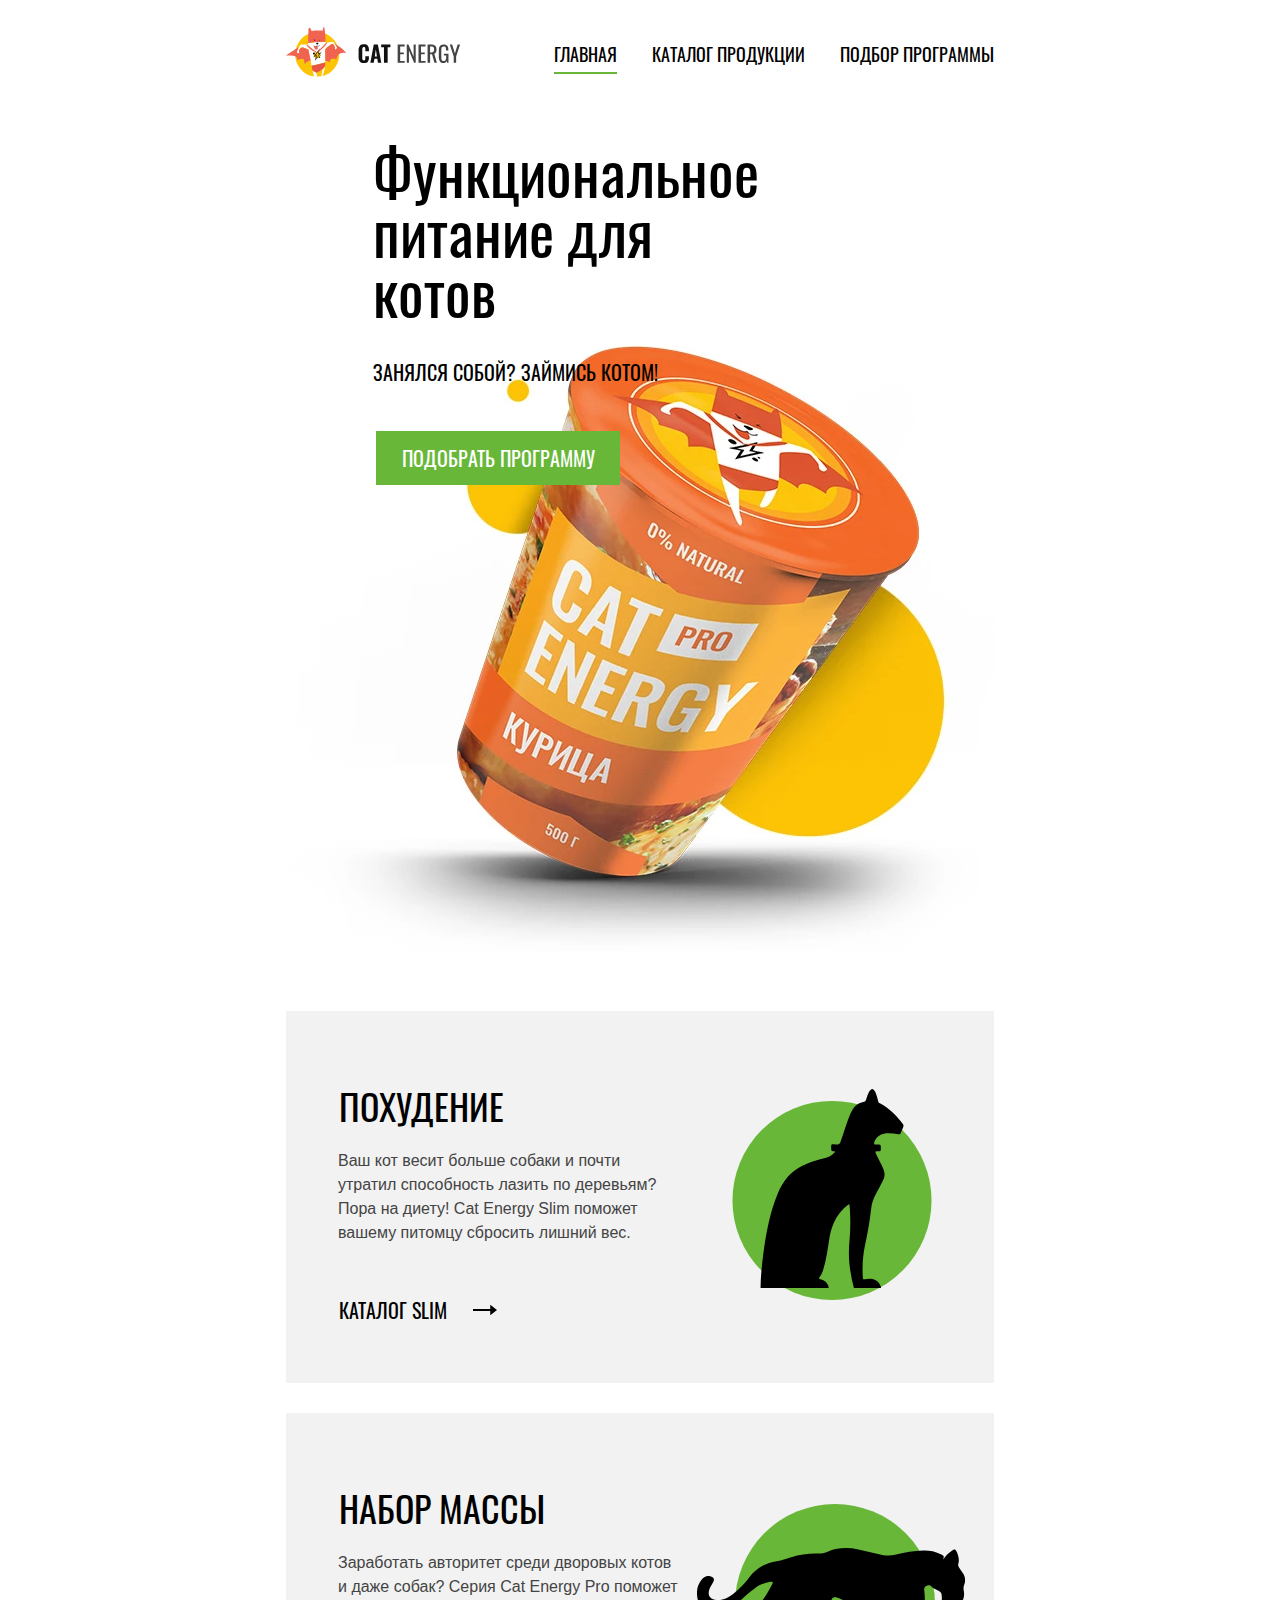
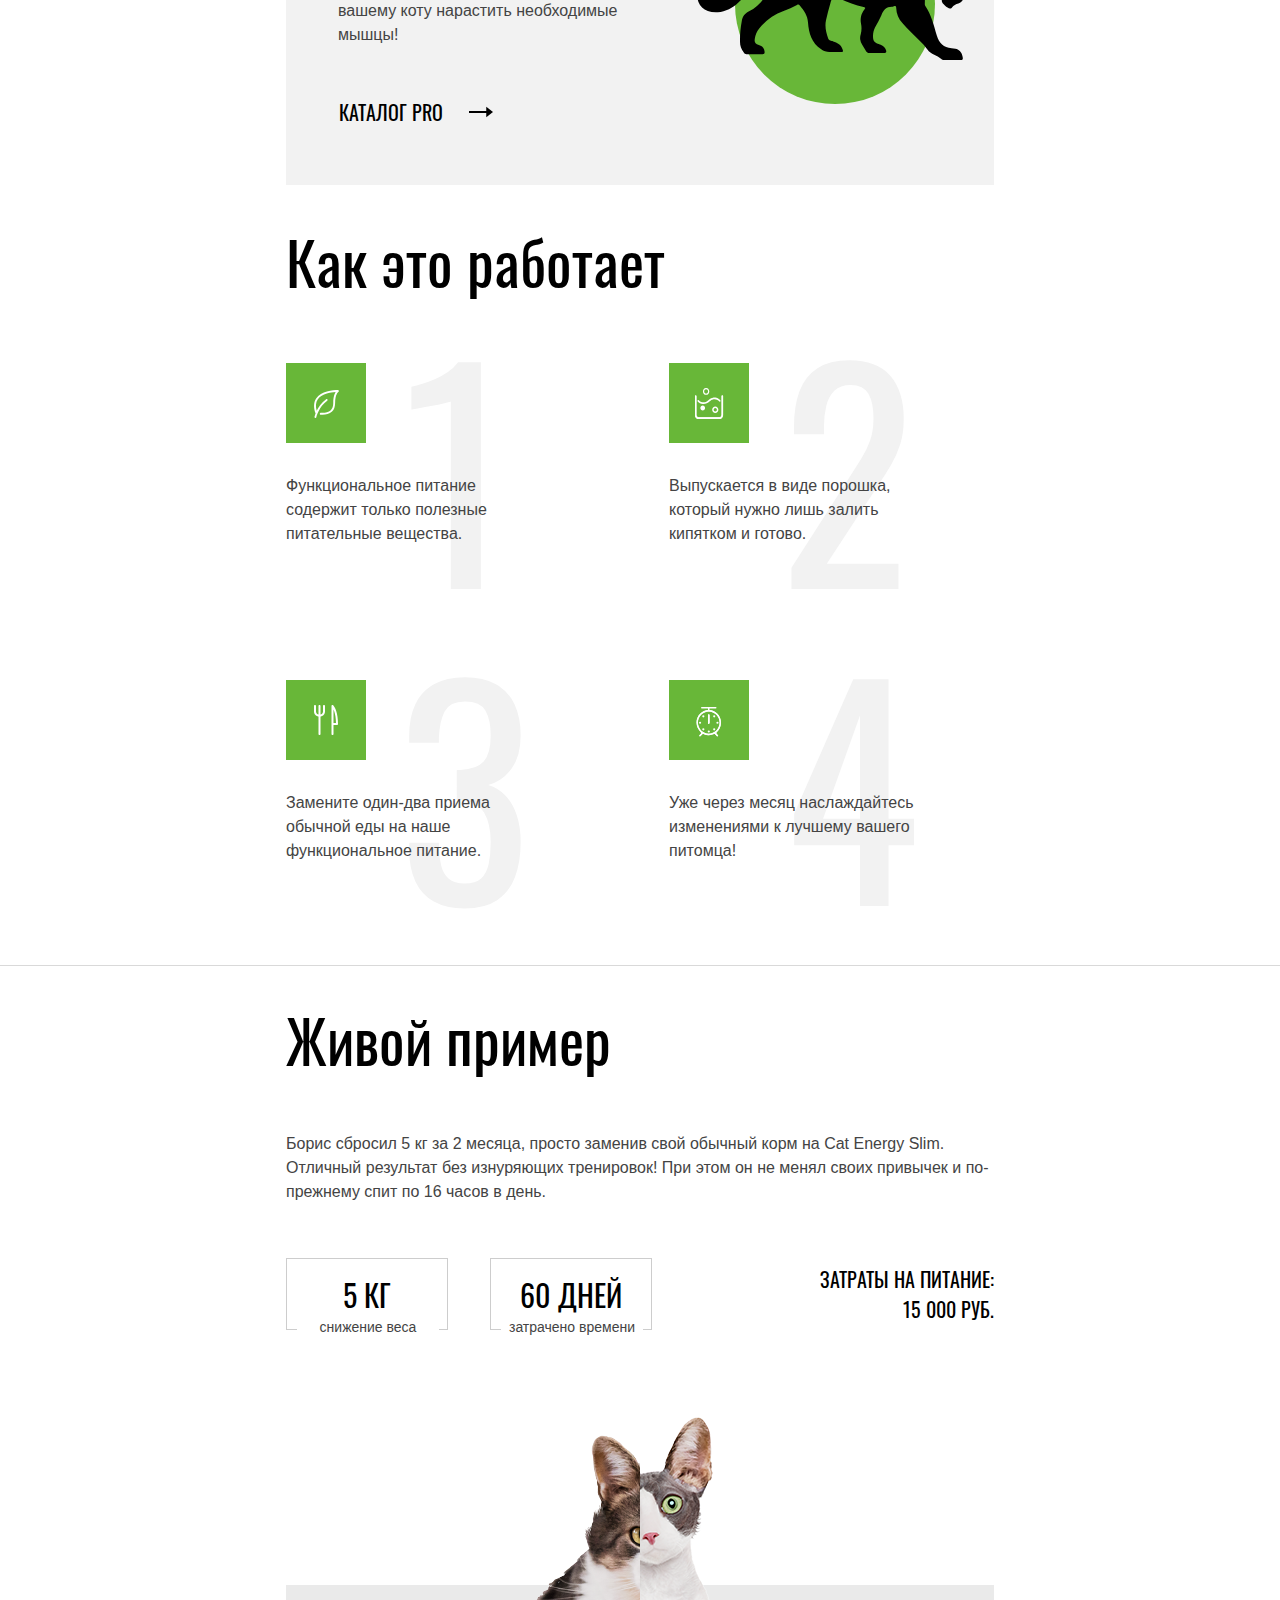
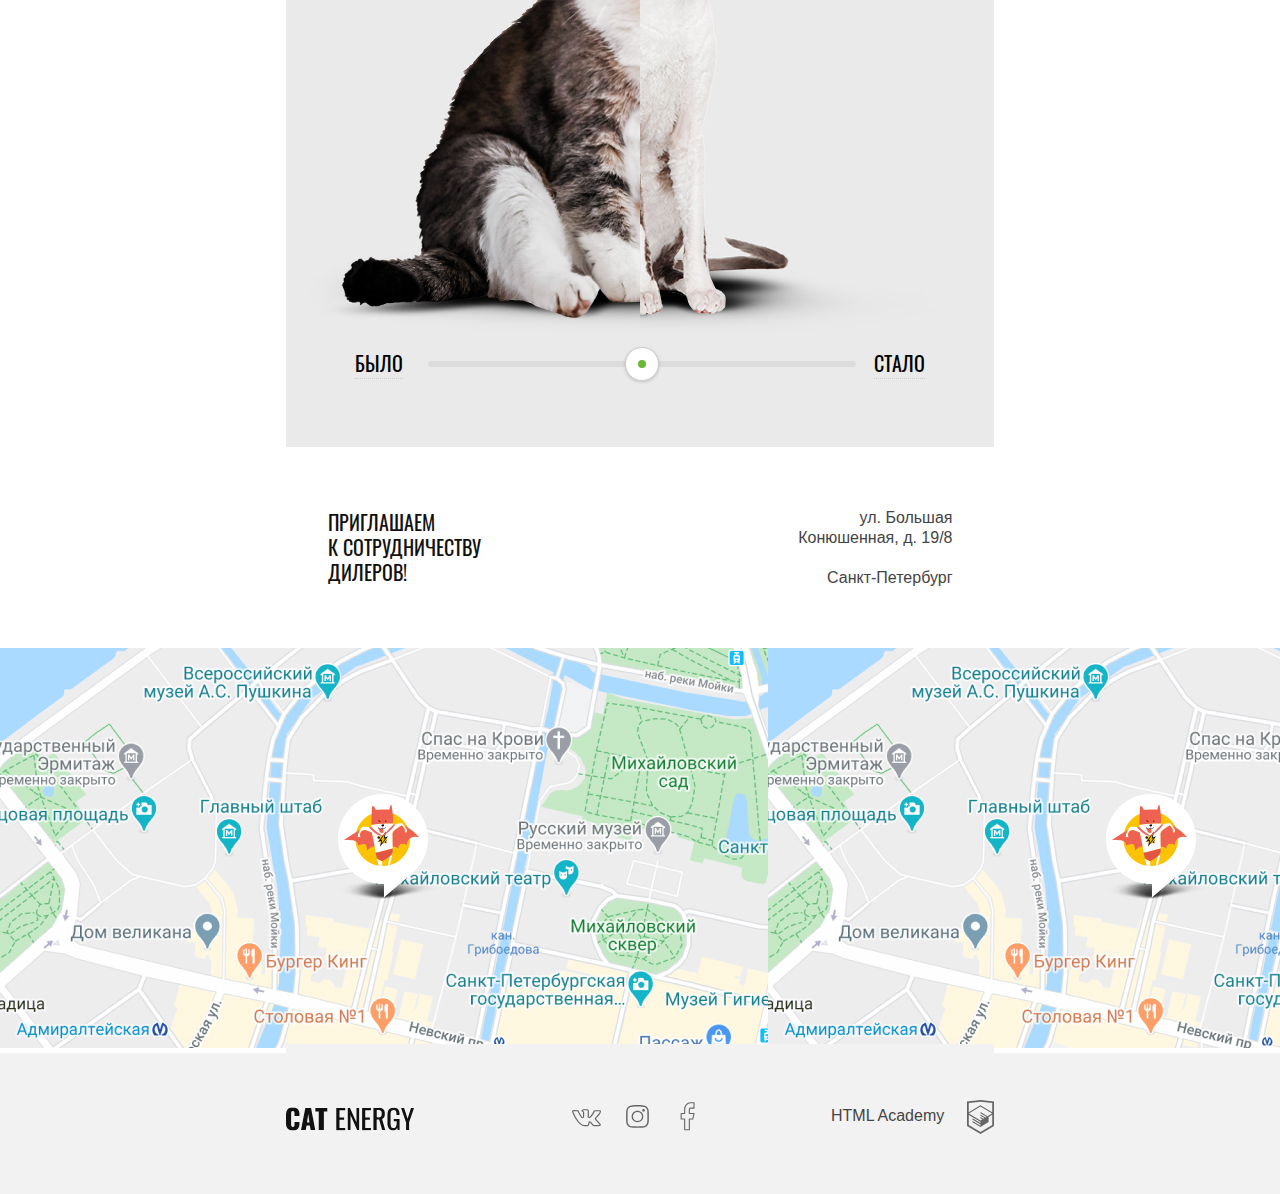
<file: index.html>
<!DOCTYPE html><html lang="ru"><head><meta charset="utf-8"><meta name="viewport" content="width=device-width,initial-scale=1"><title>HTML Academy: Кэт энерджи</title><link href="css/style.min.css" rel="stylesheet"><link rel="icon" href="favicon.ico"><link rel="icon" href="favicon/icon.svg" type="image/svg+xml"><link rel="manifest" href="manifest.webmanifest"><link rel="preload" href="fonts/oswaldregular.woff2" as="font"></head><body class="page-body"><header class="page-header"><div class="page-header__wrapper-mini"><a class="page-header__logo" href="index.html"><img class="page-header__logo-image" src="img/logo.svg" width="33" height="37" alt="Логотип с котом"> <img class="page-header__logo-brand-image" src="img/logo-brand.svg" width="101" height="18" alt="Cat Energy"> </a><a class="page-header__logo-big" href="index.html"><picture><source media="(min-width: 1440px)" srcset="img/logo-desktop.svg"><img class="page-header__logo-image-big" src="img/logo-tablet.svg" alt="Логотип с котом"></picture></a><button class="page-header__nav-toggle page-header__nav-toggle--nojs" type="button"><span class="visually-hidden">Открыть меню</span></button><nav class="main-nav"><ul class="main-nav__list"><li class="main-nav__list-item main-nav__list-item--active-index"><a class="main-nav__list-item-link main-nav__list-item-link--index" href="index.html">Главная</a></li><li class="main-nav__list-item"><a class="main-nav__list-item-link main-nav__list-item-link--index" href="catalog.html">Каталог продукции</a></li><li class="main-nav__list-item"><a class="main-nav__list-item-link main-nav__list-item-link--index" href="form.html">Подбор программы</a></li></ul></nav></div></header><main class="page-main"><section class="promo"><div class="promo__wrapper"><h1 class="promo__slogan">Функциональное питание для котов</h1><p class="promo__intro">Занялся собой? Займись котом!</p><picture><source type="image/webp" media="(min-width: 1440px)" srcset="img/product-image-desktop.webp, img/product-image-desktop@2x.webp 2x"><source type="image/webp" media="(min-width: 768px)" srcset="img/product-image-tablet.webp, img/product-image-tablet@2x.webp 2x"><source type="image/webp" srcset="img/product-image.webp 1x,product-image@2x.webp 2x"><source media="(min-width: 1440px)" srcset="img/product-image-desktop.png, img/product-image-desktop@2x.png 2x"><source media="(min-width: 768px)" srcset="img/product-image-tablet.png, img/product-image-tablet@2x.png 2x"><img class="promo__product-image" src="img/product-image.png" srcset="img/product-image@2x.png 2x" alt="Емкость с продуктом"></picture><a class="promo__program-link" href="form.html">Подобрать программу</a></div></section><section class="advantages"><h2 class="visually-hidden">Наши преимущества</h2><div class="advantages__block"><img class="advantages__image-thick" src="img/cat-thick.svg" width="50" height="53" alt="Стройный кот"><h3 class="advantages__title">Похудение</h3><p class="advantages__description">Ваш кот весит больше собаки и почти утратил способность лазить по деревьям? Пора на диету! Cat Energy Slim поможет вашему питомцу сбросить лишний вес.</p><a class="advantages__link" href="#">Каталог Slim <img class="advantages__link-image" src="img/arrow-right.svg" width="24" height="12" alt="Стрелка на ссылку"> <img class="advantages__link-image-hover" src="img/arrow-right-hover.svg" width="32" height="12" alt="Стрелка на ссылку"></a></div><div class="advantages__block"><img class="advantages__image-mass" src="img/cat-mass.svg" width="67" height="50" alt="Мускулистый кот"><h3 class="advantages__title">Набор массы</h3><p class="advantages__description">Заработать авторитет среди дворовых котов и даже собак? Серия Cat Energy Pro поможет вашему коту нарастить необходимые мышцы!</p><a class="advantages__link" href="#">Каталог Pro <img class="advantages__link-image" src="img/arrow-right.svg" width="24" height="12" alt="Стрелка на ссылку"> <img class="advantages__link-image-hover" src="img/arrow-right-hover.svg" width="32" height="12" alt="Стрелка на ссылку"></a></div></section><section class="recipe"><h3 class="recipe__title">Как это работает</h3><ul class="recipe__list"><li class="recipe__item"><div class="recipe__item-image"></div><p class="recipe__description">Функциональное питание содержит только полезные питательные вещества.</p></li><li class="recipe__item"><div class="recipe__item-image"></div><p class="recipe__description">Выпускается в виде порошка, который нужно лишь залить кипятком и готово.</p></li><li class="recipe__item"><div class="recipe__item-image"></div><p class="recipe__description">Замените один-два приема обычной еды на наше функциональное питание.</p></li><li class="recipe__item"><div class="recipe__item-image"></div><p class="recipe__description">Уже через месяц наслаждайтесь изменениями к лучшему вашего питомца!</p></li></ul></section><section class="result"><div class="result__wrapper-mini"><h2 class="visually-hidden">Результат</h2><h3 class="result__title">Живой пример</h3><div class="result__wrapper-desktop"><p class="result__description">Борис сбросил 5 кг за 2 месяца, просто заменив свой обычный корм на Cat Energy Slim. Отличный результат без изнуряющих тренировок! При этом он не менял своих привычек и по-прежнему спит по 16 часов в день.</p><div class="result__block-container"><div class="result__block"><p class="result__block-item">5 кг</p><p class="result__block-item-description">снижение веса</p></div><div class="result__block"><p class="result__block-item">60 дней</p><p class="result__block-item-description">затрачено времени</p></div><p class="result__price">Затраты на питание: <span class="result__block-hidden-space"></span>15 000 руб.</p></div><div class="result__slider"><picture class="result__slider-beforeafter"><source media="(min-width: 1440px)" srcset="img/slider-cat-desktop.png, img/slider-cat-desktop@2x.png 2x"><img src="img/slider-cat-tablet.png" srcset="img/slider-cat-tablet@2x.png 2x" alt="Кот до и после"></picture><div class="result__slider-before"><img class="result__slider-image" src="img/slider-before.png" srcset="img/slider-before@2x.png 2x" alt="Полный кот"></div><div class="result__slider-after visually-hidden"><img class="result__slider-image" src="img/slider-after.png" srcset="img/slider-after@2x.png 2x" alt="Стройный кот"></div><div class="result__slider-toggle-container"><p class="result__slider-text">Было</p><div class="result__slider-control"><svg class="result__slider-control-image" tabindex="0" aria-label="Кнопка слайдера"><use xlink:href="img/sprite.svg#slider-control"></use></svg></div><div class="result__slider-control-mini"><img src="img/slider-mini.svg" alt="Слайдер"></div><p class="result__slider-text">Стало</p></div></div></div></div></section></main><footer class="page-footer"><h2 class="visually-hidden">Контакты</h2><div class="page-footer__contacts-container"><h3 class="page-footer__contacts-title-main page-footer__contacts-title-main--height">Приглашаем<br>к сотрудничеству<br>дилеров!</h3><p class="page-footer__contacts-text page-footer__contacts-text--height">ул. Большая<br>Конюшенная, д. 19/8<br><br class="page-footer__contacts-text-hidden">Санкт-Петербург</p></div><iframe src="https://www.google.com/maps/embed?pb=!1m18!1m12!1m3!1d1998.6037872533277!2d30.320858716096975!3d59.93871648187614!2m3!1f0!2f0!3f0!3m2!1i1024!2i768!4f13.1!3m3!1m2!1s0x4696310fca145cc1%3A0x42b32648d8238007!2z0JHQvtC70YzRiNCw0Y8g0JrQvtC90Y7RiNC10L3QvdCw0Y8g0YPQuy4sIDE5LzgsINCh0LDQvdC60YIt0J_QtdGC0LXRgNCx0YPRgNCzLCDQoNC-0YHRgdC40Y8sIDE5MTE4Ng!5e0!3m2!1sru!2sua!4v1629292791820!5m2!1sru!2sua"></iframe><h2 class="visually-hidden">Наши ссылки</h2><div class="page-footer__lower-line-wrapper-mini"><div class="page-footer__lower-line page-footer__lower-line--height"><a class="page-footer__logo-brand" href="index.html"><img class="page-footer__logo-brand-image" src="img/logo-brand.svg" width="128" height="24" alt="Cat Energy"></a><ul class="page-footer__social-list"><li class="page-footer__social-item"><a class="page-footer__social-link" href="#"><svg class="page-footer__social-link-vkontakte-image" width="30" height="22"><use xlink:href="img/sprite.svg#vk"></use></svg></a></li><li class="page-footer__social-item"><a class="page-footer__social-link" href="#"><svg class="page-footer__social-link-instagram-image" width="23" height="23"><use xlink:href="img/sprite.svg#instagram"></use></svg></a></li><li class="page-footer__social-item"><a class="page-footer__social-link" href="#"><svg class="page-footer__social-link-facebook-image" width="28" height="33"><use xlink:href="img/sprite.svg#fb"></use></svg></a></li></ul><div class="page-footer__copyright-container"><a class="page-footer__copyright-link" href="https://htmlacademy.ru/intensive/adaptive">HTML Academy</a> <a class="page-footer__footer-logo-link" href="https://htmlacademy.ru/intensive/adaptive"><svg class="page-footer__footer-logo-image" width="27" height="34"><use xlink:href="img/sprite.svg#htmlacademy"></use></svg></a></div></div></div></footer><script src="js/script.min.js"></script></body></html>
</file>
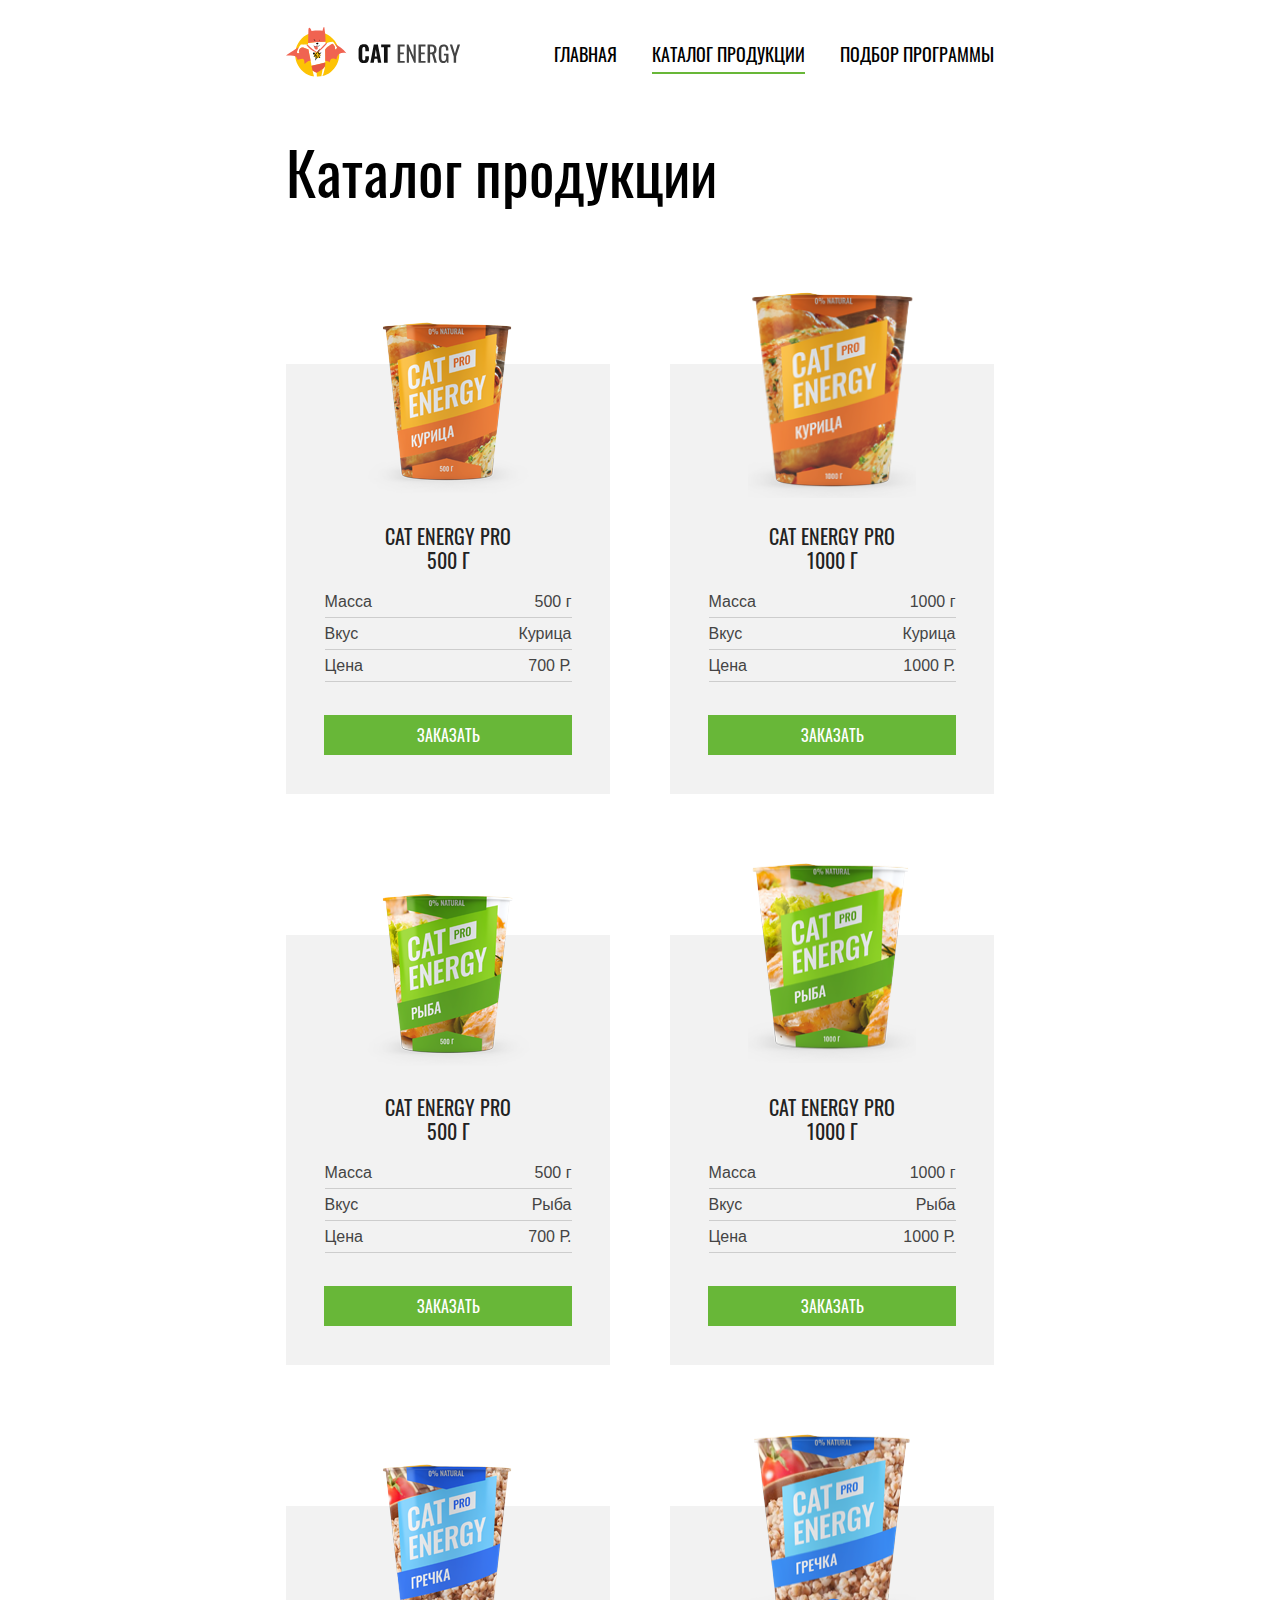
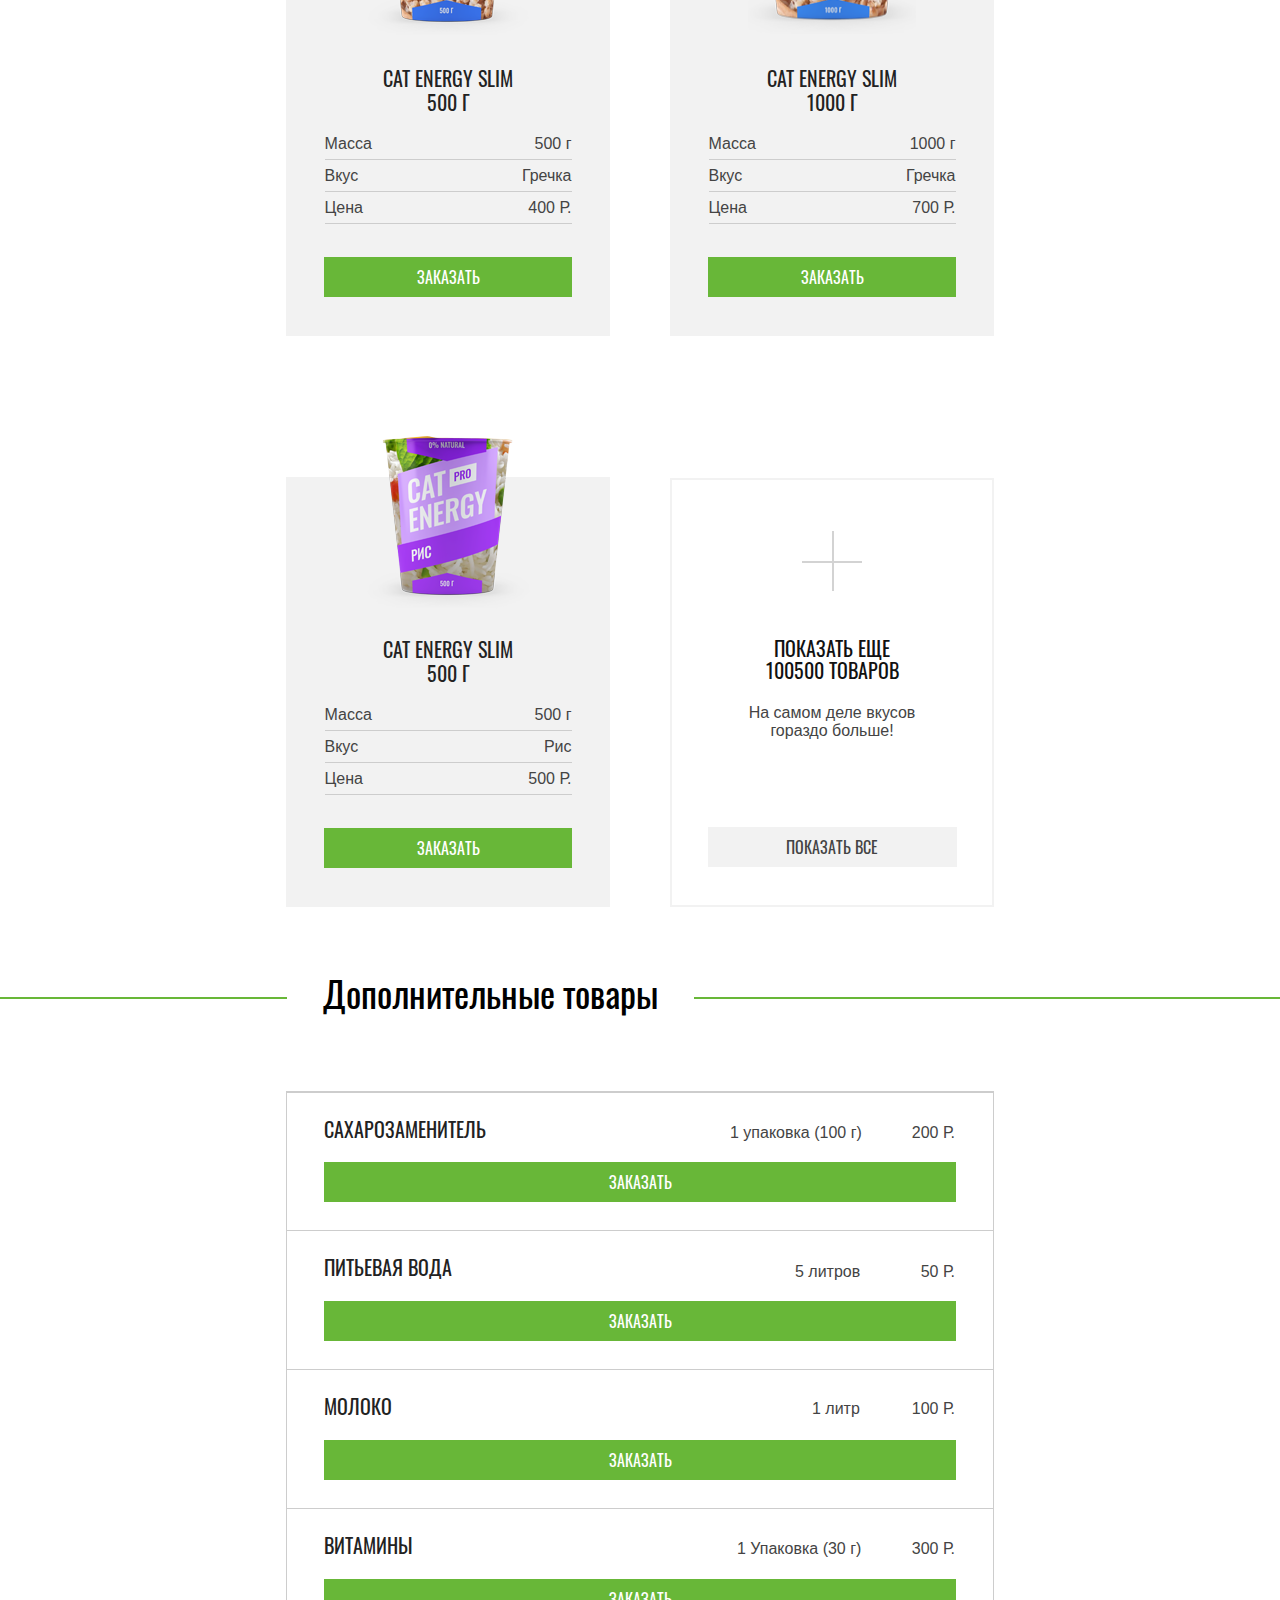
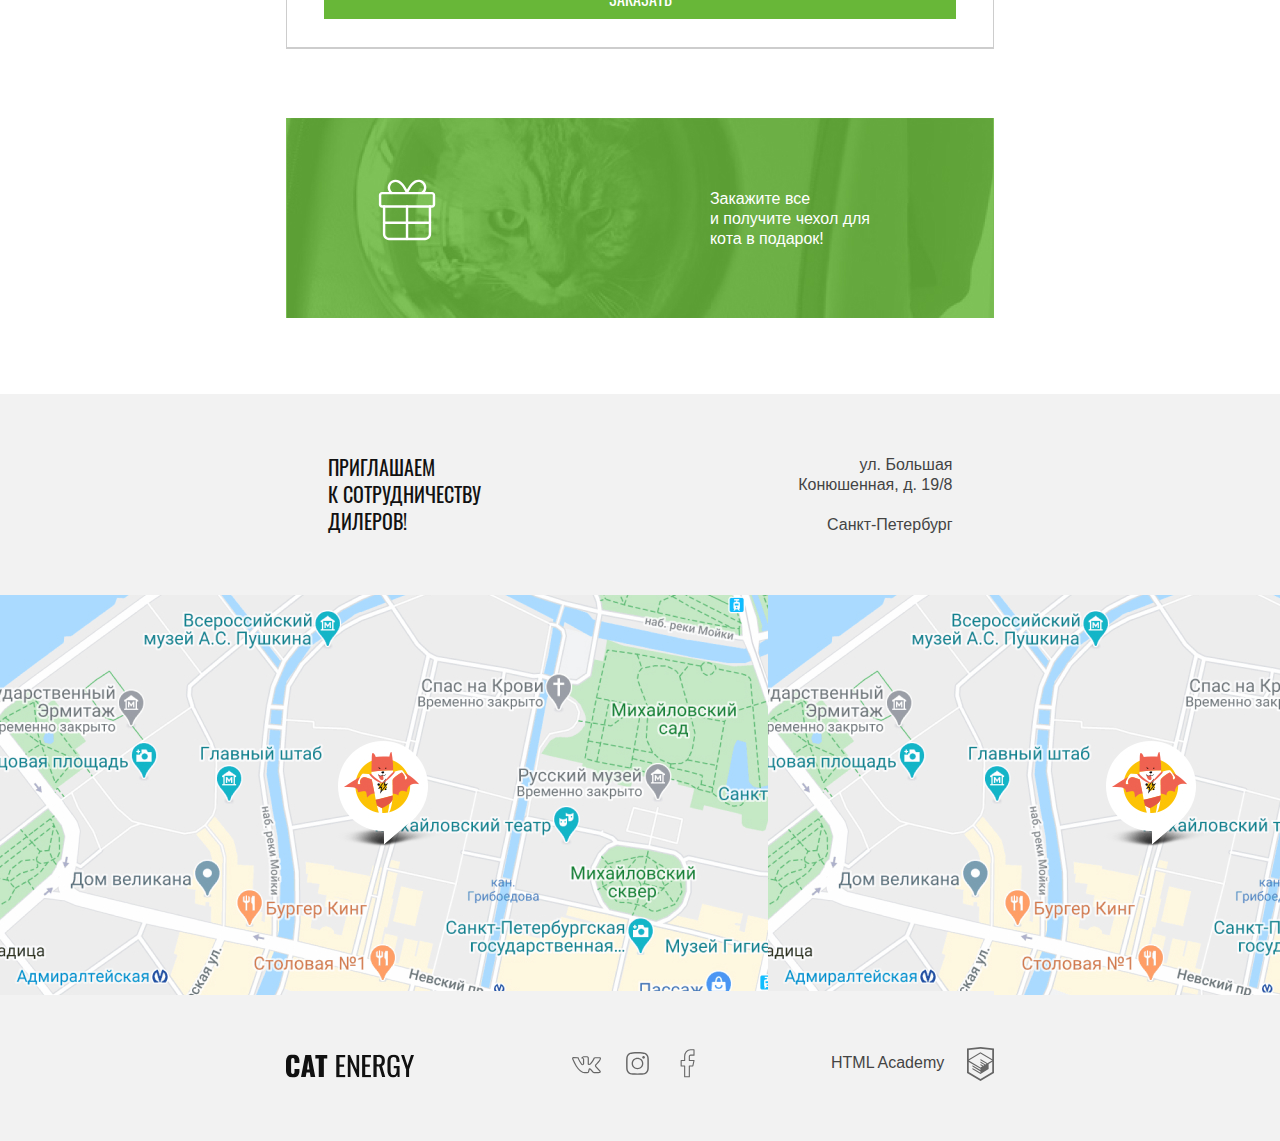
<file: catalog.html>
<!DOCTYPE html><html lang="ru"><head><meta charset="utf-8"><meta name="viewport" content="width=device-width,initial-scale=1"><title>HTML Academy: Кэт энерджи</title><link href="css/style.min.css" rel="stylesheet"><link rel="icon" href="favicon.ico"><link rel="icon" href="favicon/icon.svg" type="image/svg+xml"><link rel="manifest" href="manifest.webmanifest"><link rel="preload" href="fonts/oswaldregular.woff2" as="font"></head><body class="page-body"><header class="page-header"><div class="page-header__wrapper-mini"><a class="page-header__logo" href="index.html"><img class="page-header__logo-image" src="img/logo.svg" width="33" height="37" alt="Логотип с котом"> <img class="page-header__logo-brand-image" src="img/logo-brand.svg" width="101" height="18" alt="Cat Energy"> </a><a class="page-header__logo-big" href="index.html"><picture><source media="(min-width: 1440px)" srcset="img/logo-desktop.svg"><img class="page-header__logo-image-big" src="img/logo-tablet.svg" alt="Логотип с котом"></picture></a><button class="page-header__nav-toggle page-header__nav-toggle--nojs" type="button"><span class="visually-hidden">Открыть меню</span></button><nav class="main-nav"><ul class="main-nav__list"><li class="main-nav__list-item"><a class="main-nav__list-item-link" href="index.html">Главная</a></li><li class="main-nav__list-item main-nav__list-item--active"><a class="main-nav__list-item-link" href="catalog.html">Каталог продукции</a></li><li class="main-nav__list-item"><a class="main-nav__list-item-link" href="form.html">Подбор программы</a></li></ul></nav></div></header><main class="catalog-main"><section class="catalog"><h1 class="catalog__title">Каталог продукции</h1><ul class="catalog__list"><li class="catalog__item"><a class="catalog__item-link-image" href="order.html"><picture><source media="(min-width: 768px)" srcset="img/product-chicken-tablet.png, img/product-chicken-tablet@2x.png 2x"><img class="catalog__item-image" src="img/product-chicken.png" srcset="img/product-chicken@2x.png 2x" alt="Емкость с курицей"></picture></a><a class="catalog__item-title" href="order.html">Cat Energy Pro 500 г</a><dl class="table-content"><dt>Масса</dt><dd>500 г</dd><dt>Вкус</dt><dd>Курица</dd><dt>Цена</dt><dd>700 Р.</dd></dl><a class="catalog__item-buy" href="#">Заказать</a></li><li class="catalog__item"><a class="catalog__item-link-image" href="order.html"><picture><source media="(min-width: 768px)" srcset="img/product-chicken1000-tablet.png, img/product-chicken1000-tablet@2x.png 2x"><img class="catalog__item-image" src="img/product-chicken1000.png" srcset="img/product-chicken1000@2x.png 2x" alt="Емкость с курицей"></picture></a><a class="catalog__item-title" href="order.html">Cat Energy Pro 1000 г</a><dl class="table-content"><dt>Масса</dt><dd>1000 г</dd><dt>Вкус</dt><dd>Курица</dd><dt>Цена</dt><dd>1000 Р.</dd></dl><a class="catalog__item-buy" href="#">Заказать</a></li><li class="catalog__item"><a class="catalog__item-link-image" href="order.html"><picture><source media="(min-width: 768px)" srcset="img/product-fish-tablet.png, img/product-fish-tablet@2x.png 2x"><img class="catalog__item-image" src="img/product-fish.png" srcset="img/product-fish@2x.png 2x" alt="Емкость с рыбой"></picture></a><a class="catalog__item-title" href="order.html">Cat Energy Pro 500 г</a><dl class="table-content"><dt>Масса</dt><dd>500 г</dd><dt>Вкус</dt><dd>Рыба</dd><dt>Цена</dt><dd>700 Р.</dd></dl><a class="catalog__item-buy" href="#">Заказать</a></li><li class="catalog__item"><a class="catalog__item-link-image" href="order.html"><picture><source media="(min-width: 768px)" srcset="img/product-fish1000-tablet.png, img/product-fish1000-tablet@2x.png 2x"><img class="catalog__item-image" src="img/product-fish1000.png" srcset="img/product-fish1000@2x.png 2x" alt="Емкость с рыбой"></picture></a><a class="catalog__item-title" href="order.html">Cat Energy Pro 1000 г</a><dl class="table-content"><dt>Масса</dt><dd>1000 г</dd><dt>Вкус</dt><dd>Рыба</dd><dt>Цена</dt><dd>1000 Р.</dd></dl><a class="catalog__item-buy" href="#">Заказать</a></li><li class="catalog__item"><a class="catalog__item-link-image" href="order.html"><picture><source media="(min-width: 768px)" srcset="img/product-buckwheat-tablet.png, img/product-buckwheat-tablet@2x.png 2x"><img class="catalog__item-image" src="img/product-buckwheat.png" srcset="img/product-buckwheat@2x.png 2x" alt="Емкость с гречкой"></picture></a><a class="catalog__item-title" href="order.html">Cat Energy Slim 500 г</a><dl class="table-content"><dt>Масса</dt><dd>500 г</dd><dt>Вкус</dt><dd>Гречка</dd><dt>Цена</dt><dd>400 Р.</dd></dl><a class="catalog__item-buy" href="#">Заказать</a></li><li class="catalog__item"><a class="catalog__item-link-image" href="order.html"><picture><source media="(min-width: 768px)" srcset="img/product-buckwheat1000-tablet.png, img/product-buckwheat1000-tablet@2x.png 2x"><img class="catalog__item-image" src="img/product-buckwheat1000.png" srcset="img/product-buckwheat1000@2x.png 2x" alt="Емкость с гречкой"></picture></a><a class="catalog__item-title" href="order.html">Cat Energy Slim 1000 г</a><dl class="table-content"><dt>Масса</dt><dd>1000 г</dd><dt>Вкус</dt><dd>Гречка</dd><dt>Цена</dt><dd>700 Р.</dd></dl><a class="catalog__item-buy" href="#">Заказать</a></li><li class="catalog__item"><a class="catalog__item-link-image" href="order.html"><picture><source media="(min-width: 768px)" srcset="img/product-rice-tablet.png, img/product-rice-tablet@2x.png 2x"><img class="catalog__item-image" src="img/product-rice.png" srcset="img/product-rice@2x.png 2x" alt="Емкость с рисом"></picture></a><a class="catalog__item-title" href="order.html">Cat Energy Slim 500 г</a><dl class="table-content"><dt>Масса</dt><dd>500 г</dd><dt>Вкус</dt><dd>Рис</dd><dt>Цена</dt><dd>500 Р.</dd></dl><a class="catalog__item-buy" href="#">Заказать</a></li><li class="catalog__item-additional"><a class="catalog__item-additional-link-plus" href="#"><picture><source media="(min-width: 768px)" srcset="img/plus-tablet.svg"><img src="img/plus.svg" alt="Плюс товар"></picture></a><a class="catalog__item-additional-title" href="order.html">Показать еще 100500 товаров</a><p class="catalog__item-additional-text">На самом деле вкусов гораздо больше!</p><a class="catalog__item-additional-link" href="#">Показать все</a></li></ul></section><section class="catalog-additional"><h2 class="catalog-additional__title">Дополнительные товары</h2><div class="catalog-additional__list-add-block"><ul class="catalog-additional__list-add"><li class="catalog-additional__item-add"><p class="catalog-additional__item-add-text">Сахарозаменитель</p><dl class="table-content-add"><dt>1 упаковка (100 г)</dt><dd>200 Р.</dd></dl><a class="catalog-additional__item-buy-add" href="#">Заказать</a></li><li class="catalog-additional__item-add"><p class="catalog-additional__item-add-text">Питьевая вода</p><dl class="table-content-add"><dt>5 литров</dt><dd>50 Р.</dd></dl><a class="catalog-additional__item-buy-add" href="#">Заказать</a></li><li class="catalog-additional__item-add"><p class="catalog-additional__item-add-text">Молоко</p><dl class="table-content-add"><dt>1 литр</dt><dd>100 Р.</dd></dl><a class="catalog-additional__item-buy-add" href="#">Заказать</a></li><li class="catalog-additional__item-add"><p class="catalog-additional__item-add-text">Витамины</p><dl class="table-content-add"><dt>1 Упаковка (30 г)</dt><dd>300 Р.</dd></dl><a class="catalog-additional__item-buy-add" href="#">Заказать</a></li></ul><div class="catalog-additional__advertising"><p class="catalog-additional__advertising-text">Закажите все<br>и получите чехол для<br>кота в подарок!</p></div></div></section></main><footer class="page-footer page-footer--color"><h2 class="visually-hidden">Контакты</h2><div class="page-footer__contacts-container page-footer__contacts-container--color"><h3 class="page-footer__contacts-title">Приглашаем<br>к сотрудничеству<br>дилеров!</h3><p class="page-footer__contacts-text">ул. Большая<br>Конюшенная, д. 19/8<br><br class="page-footer__contacts-text-hidden">Санкт-Петербург</p></div><iframe src="https://www.google.com/maps/embed?pb=!1m18!1m12!1m3!1d1998.6037872533277!2d30.320858716096975!3d59.93871648187614!2m3!1f0!2f0!3f0!3m2!1i1024!2i768!4f13.1!3m3!1m2!1s0x4696310fca145cc1%3A0x42b32648d8238007!2z0JHQvtC70YzRiNCw0Y8g0JrQvtC90Y7RiNC10L3QvdCw0Y8g0YPQuy4sIDE5LzgsINCh0LDQvdC60YIt0J_QtdGC0LXRgNCx0YPRgNCzLCDQoNC-0YHRgdC40Y8sIDE5MTE4Ng!5e0!3m2!1sru!2sua!4v1629292791820!5m2!1sru!2sua"></iframe><h2 class="visually-hidden">Наши ссылки</h2><div class="page-footer__lower-line-wrapper-mini"><div class="page-footer__lower-line page-footer__lower-line--height"><a class="page-footer__logo-brand" href="index.html"><img class="page-footer__logo-brand-image" src="img/logo-brand.svg" width="128" height="24" alt="Cat Energy"></a><ul class="page-footer__social-list"><li class="page-footer__social-item"><a class="page-footer__social-link" href="#"><svg class="page-footer__social-link-vkontakte-image" width="30" height="22"><use xlink:href="img/sprite.svg#vk"></use></svg></a></li><li class="page-footer__social-item"><a class="page-footer__social-link" href="#"><svg class="page-footer__social-link-instagram-image" width="23" height="23"><use xlink:href="img/sprite.svg#instagram"></use></svg></a></li><li class="page-footer__social-item"><a class="page-footer__social-link" href="#"><svg class="page-footer__social-link-facebook-image" width="28" height="33"><use xlink:href="img/sprite.svg#fb"></use></svg></a></li></ul><div class="page-footer__copyright-container"><a class="page-footer__copyright-link" href="https://htmlacademy.ru/intensive/adaptive">HTML Academy</a> <a class="page-footer__footer-logo-link" href="https://htmlacademy.ru/intensive/adaptive"><svg class="page-footer__footer-logo-image" width="27" height="34"><use xlink:href="img/sprite.svg#htmlacademy"></use></svg></a></div></div></div></footer><script src="js/script.min.js"></script></body></html>
</file>
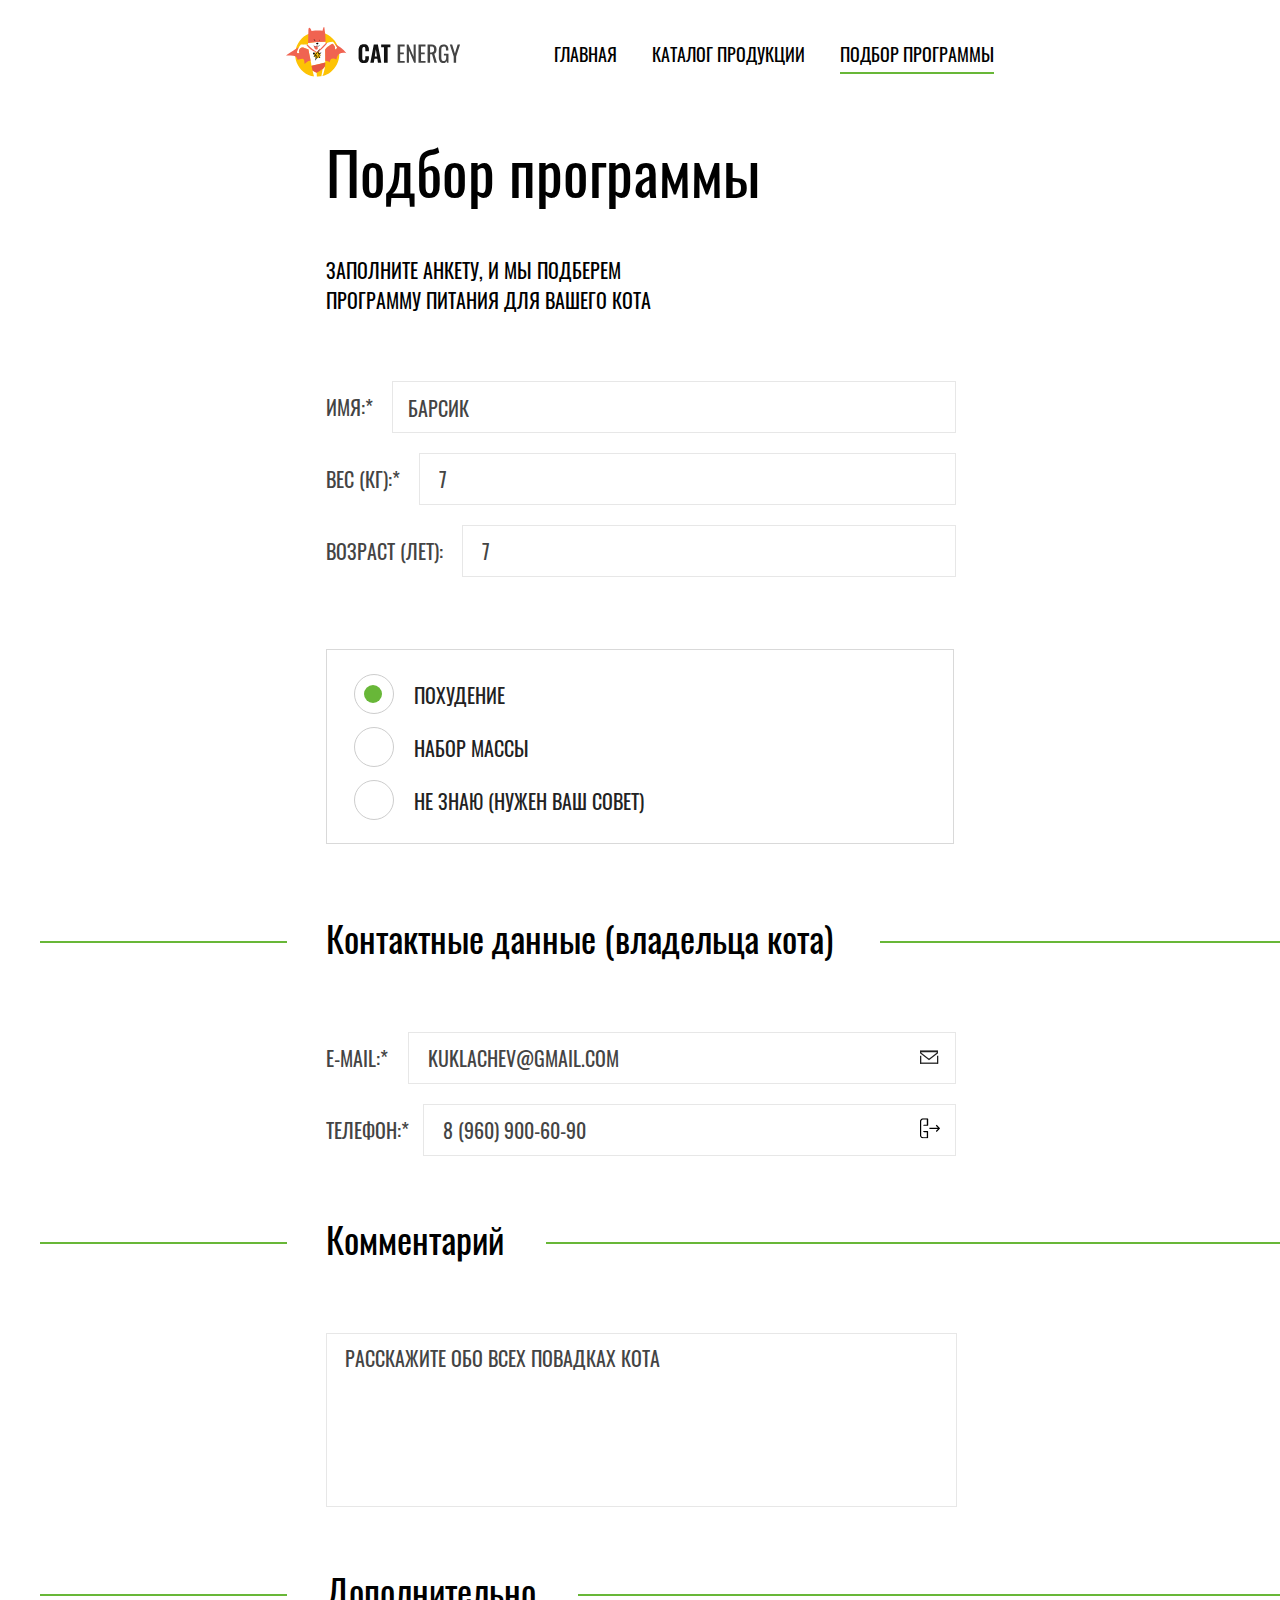
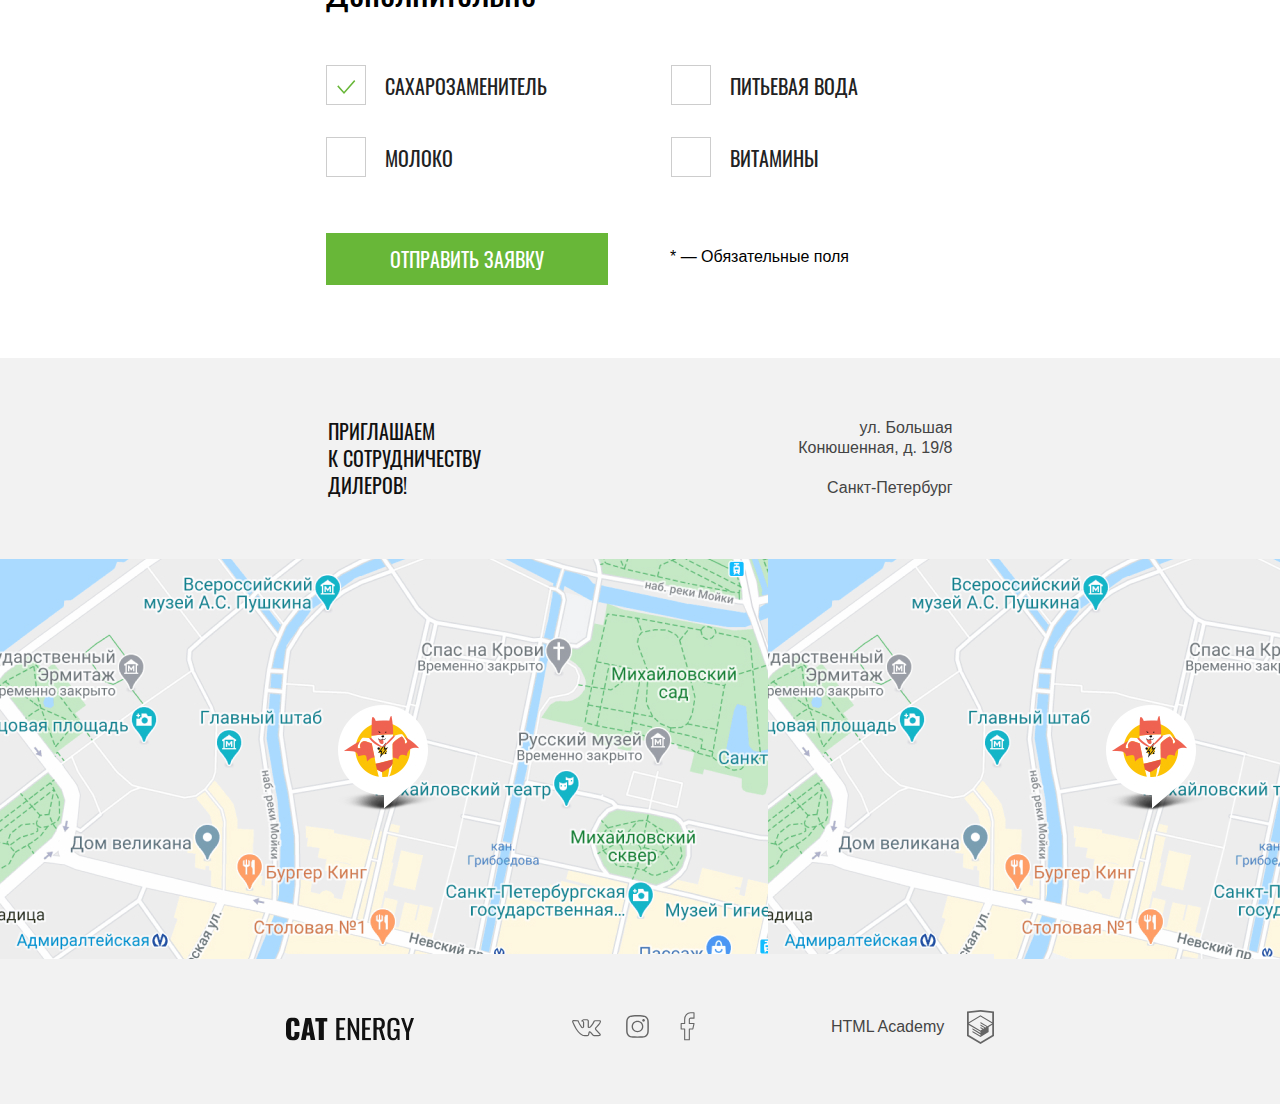
<file: form.html>
<!DOCTYPE html><html lang="ru"><head><meta charset="utf-8"><meta name="viewport" content="width=device-width,initial-scale=1"><title>HTML Academy: Кэт энерджи</title><link href="css/style.min.css" rel="stylesheet"><link rel="icon" href="favicon.ico"><link rel="icon" href="favicon/icon.svg" type="image/svg+xml"><link rel="manifest" href="manifest.webmanifest"><link rel="preload" href="fonts/oswaldregular.woff2" as="font"></head><body class="page-body"><header class="page-header"><div class="page-header__wrapper-mini"><a class="page-header__logo" href="index.html"><img class="page-header__logo-image" src="img/logo.svg" width="33" height="37" alt="Логотип с котом"> <img class="page-header__logo-brand-image" src="img/logo-brand.svg" width="101" height="18" alt="Cat Energy"> </a><a class="page-header__logo-big" href="index.html"><picture><source media="(min-width: 1440px)" srcset="img/logo-desktop.svg"><img class="page-header__logo-image-big" src="img/logo-tablet.svg" alt="Логотип с котом"></picture></a><button class="page-header__nav-toggle page-header__nav-toggle--nojs" type="button"><span class="visually-hidden">Открыть меню</span></button><nav class="main-nav"><ul class="main-nav__list"><li class="main-nav__list-item"><a class="main-nav__list-item-link" href="index.html">Главная</a></li><li class="main-nav__list-item"><a class="main-nav__list-item-link" href="catalog.html">Каталог продукции</a></li><li class="main-nav__list-item main-nav__list-item--active"><a class="main-nav__list-item-link" href="form.html">Подбор программы</a></li></ul></nav></div></header><main class="form-main"><form class="form" action="https://echo.htmlacademy.ru" method="get"><div class="form__desktop-block"><section class="form__info"><h1 class="form__head-title">Подбор программы</h1><p class="form__text">Заполните анкету, и мы подберем<br>программу питания для вашего кота</p><div class="form__info-block"><label for="form__form-name">Имя:*</label> <input class="form__form-name-input" id="form__form-name" type="text" name="name" placeholder="Барсик"></div><div class="form__info-block"><label for="form__form-weight">Вес (кг):*</label> <input class="form__form-weight-input" id="form__form-weight" type="number" name="weight" placeholder="7"></div><div class="form__info-block"><label for="form__form-old">Возраст (лет):</label> <input class="form__form-old-input" id="form__form-old" type="number" name="old" placeholder="7"></div></section><fieldset class="form__program"><ul class="form__program-list"><li class="form__program-list-item"><input class="form__program-list-input visually-hidden" id="form__program-list-item-slimming" type="radio" name="radio-program" value="slimmming" checked="checked"> <label for="form__program-list-item-slimming">Похудение</label></li><li class="form__program-list-item"><input class="form__program-list-input visually-hidden" id="form__program-list-item-weight" type="radio" name="radio-program" value="weight-gain"> <label for="form__program-list-item-weight">Набор массы</label></li><li class="form__program-list-item"><input class="form__program-list-input visually-hidden" id="form__program-list-item-know" type="radio" name="radio-program" value="dont-know"> <label for="form__program-list-item-know">Не знаю (нужен ваш совет)</label></li></ul></fieldset></div><section class="form__contacts"><div class="form__desktop-wrapper"><h2 class="form__contacts-title">Контактные данные (владельца кота)</h2><div class="form__contacts-block-desktop"><div class="form__contacts-block-mail"><label for="form__form-mail">E-mail:*</label> <input class="form__form-mail-input" id="form__form-mail" type="email" name="email" placeholder="kuklachev@gmail.com"></div><div class="form__contacts-block-phone"><label for="form__form-phone">Телефон:*</label> <input class="form__form-phone-input" id="form__form-phone" type="tel" name="phone" placeholder="8 (960) 900-60-90"></div></div></div></section><section class="form__commentary"><div class="form__desktop-wrapper"><h2 class="form__commentary-title">Комментарий</h2><textarea id="form__form-commentary" name="commentary" placeholder="Расскажите обо всех повадках кота"></textarea></div></section><section class="form__additional"><div class="form__desktop-wrapper"><h2 class="form__additional-title">Дополнительно</h2><ul class="form__additional-list"><li class="form__additional-list-item"><input class="form__additional-list-input visually-hidden" id="form__additional-list-item-sweetener" type="checkbox" name="sweetener" checked="checked"> <label for="form__additional-list-item-sweetener">Сахарозаменитель</label></li><li class="form__additional-list-item"><input class="form__additional-list-input visually-hidden" id="form__additional-list-item-water" type="checkbox" name="water"> <label for="form__additional-list-item-water">Питьевая вода</label></li><li class="form__additional-list-item"><input class="form__additional-list-input visually-hidden" id="form__additional-list-item-milk" type="checkbox" name="milk"> <label for="form__additional-list-item-milk">Молоко</label></li><li class="form__additional-list-item"><input class="form__additional-list-input visually-hidden" id="form__additional-list-item-vitamins" type="checkbox" name="vitamins"> <label for="form__additional-list-item-vitamins">Витамины</label></li></ul></div></section><div class="form__agree"><button class="form__button" type="submit">Отправить заявку</button><p class="form__legend">* — Обязательные поля</p></div></form></main><footer class="page-footer page-footer--color"><h2 class="visually-hidden">Контакты</h2><div class="page-footer__contacts-container page-footer__contacts-container--color"><h3 class="page-footer__contacts-title">Приглашаем<br>к сотрудничеству<br>дилеров!</h3><p class="page-footer__contacts-text">ул. Большая<br>Конюшенная, д. 19/8<br><br class="page-footer__contacts-text-hidden">Санкт-Петербург</p></div><iframe src="https://www.google.com/maps/embed?pb=!1m18!1m12!1m3!1d1998.6037872533277!2d30.320858716096975!3d59.93871648187614!2m3!1f0!2f0!3f0!3m2!1i1024!2i768!4f13.1!3m3!1m2!1s0x4696310fca145cc1%3A0x42b32648d8238007!2z0JHQvtC70YzRiNCw0Y8g0JrQvtC90Y7RiNC10L3QvdCw0Y8g0YPQuy4sIDE5LzgsINCh0LDQvdC60YIt0J_QtdGC0LXRgNCx0YPRgNCzLCDQoNC-0YHRgdC40Y8sIDE5MTE4Ng!5e0!3m2!1sru!2sua!4v1629292791820!5m2!1sru!2sua"></iframe><h2 class="visually-hidden">Наши ссылки</h2><div class="page-footer__lower-line-wrapper-mini"><div class="page-footer__lower-line page-footer__lower-line--height"><a class="page-footer__logo-brand" href="index.html"><img class="page-footer__logo-brand-image" src="img/logo-brand.svg" width="128" height="24" alt="Cat Energy"></a><ul class="page-footer__social-list"><li class="page-footer__social-item"><a class="page-footer__social-link" href="#"><svg class="page-footer__social-link-vkontakte-image" width="30" height="22"><use xlink:href="img/sprite.svg#vk"></use></svg></a></li><li class="page-footer__social-item"><a class="page-footer__social-link" href="#"><svg class="page-footer__social-link-instagram-image" width="23" height="23"><use xlink:href="img/sprite.svg#instagram"></use></svg></a></li><li class="page-footer__social-item"><a class="page-footer__social-link" href="#"><svg class="page-footer__social-link-facebook-image" width="28" height="33"><use xlink:href="img/sprite.svg#fb"></use></svg></a></li></ul><div class="page-footer__copyright-container"><a class="page-footer__copyright-link" href="https://htmlacademy.ru/intensive/adaptive">HTML Academy</a> <a class="page-footer__footer-logo-link" href="https://htmlacademy.ru/intensive/adaptive"><svg class="page-footer__footer-logo-image" width="27" height="34"><use xlink:href="img/sprite.svg#htmlacademy"></use></svg></a></div></div></div></footer><script src="js/script.min.js"></script></body></html>
</file>
